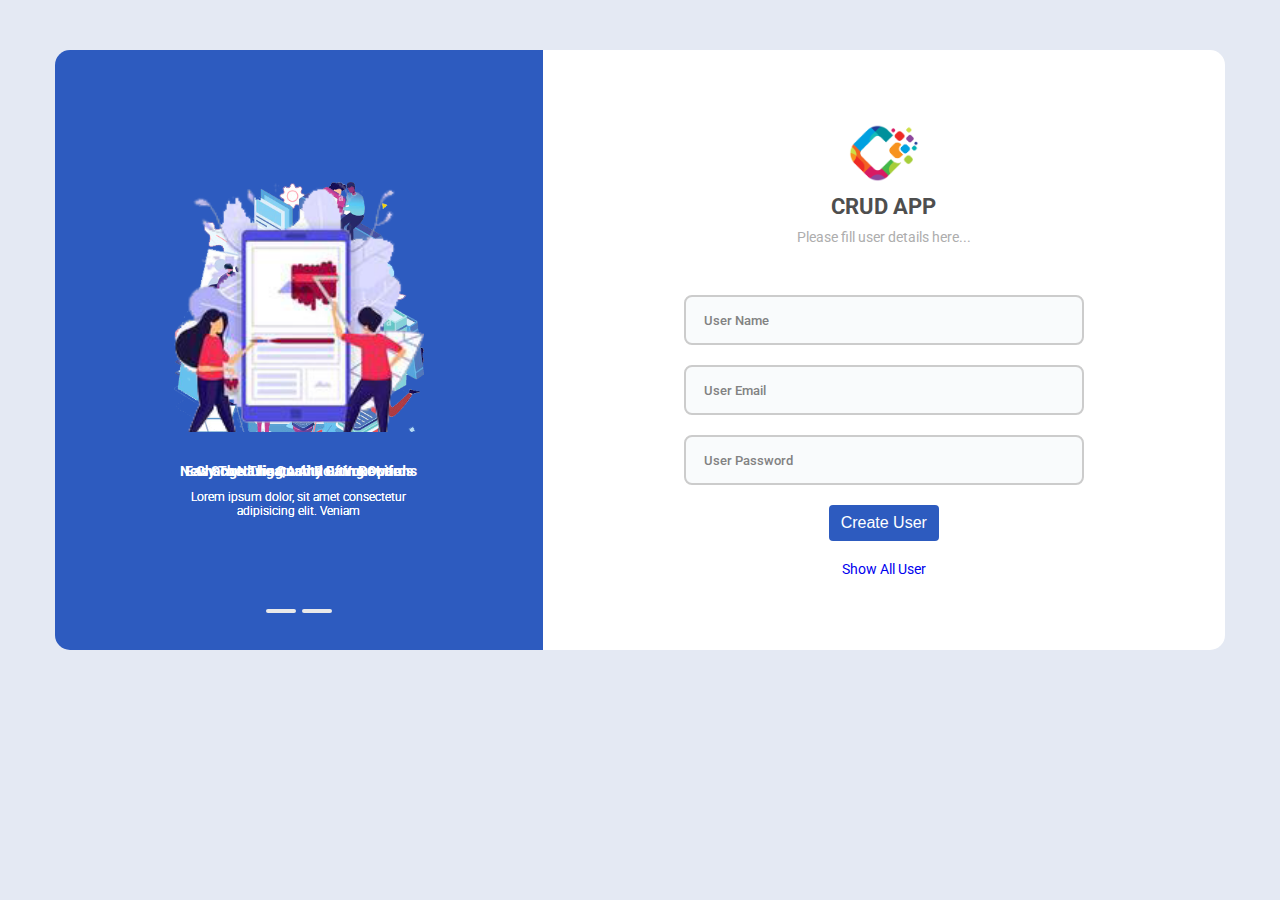
<file: crud-app-js/index.html>
<!DOCTYPE html>
<html lang="en">

<head>
  <meta charset="UTF-8" />
  <meta http-equiv="X-UA-Compatible" content="IE=edge" />
  <meta name="viewport" content="width=device-width, initial-scale=1.0" />
  <link
    href="https://fonts.googleapis.com/css2?family=Roboto:ital,wght@0,100;0,300;0,400;0,500;0,700;0,900;1,100;1,300;1,400;1,500;1,700;1,900&display=swap"
    rel="stylesheet" />
  <link href="https://cdnjs.cloudflare.com/ajax/libs/font-awesome/6.0.0/css/all.min.css" rel="stylesheet" />
  <link rel="stylesheet" href="style.css" />
  <title>CRUD Operation</title>
</head>

<body>
  <section class="main_container">
    <div class="container">
      <div class="row">
        <div class="col-lg-5 p-lg-0">
          <div class="slider">
            <div class="slide">
              <div class="img">
                <img src="imgs/img1.png" alt="" />
              </div>
              <h4>New Scheduling and routing options</h4>
              <p>
                Lorem ipsum dolor, sit amet consectetur adipisicing elit.
                Veniam
              </p>
            </div>
            <div class="slide">
              <div class="img">
                <img src="imgs/img2.png" alt="" />
              </div>
              <h4>change the quality of your life</h4>
              <p>
                Lorem ipsum dolor, sit amet consectetur adipisicing elit.
                Veniam
              </p>
            </div>
            <div class="slide">
              <div class="img">
                <img src="imgs/img3.png" alt="" />
              </div>
              <h4>Easy to navigate and earn rewards</h4>
              <p>
                Lorem ipsum dolor, sit amet consectetur adipisicing elit.
                Veniam
              </p>
            </div>
            <ul class="navUL">
              <li>
                <a href="javascript:;" onclick="prevSlide()"></a>
              </li>
              <li><a href="javascript:;" onclick="nextSlide()"></a></li>
            </ul>
          </div>
        </div>
        <div class="col-lg-7 p-lg-0">
          <div class="form_block">
            <div class="logo">
              <a href="index.html"><img src="imgs/logo.jpg" alt="" /></a>
            </div>
            <h1>CRUD APP</h1>
            <p>Please fill user details here...</p>
            <div class="form" id="formSignup">
              <div class="form-item" id="form-item-name"></div>
              <div class="form-item" id="form-item-email"></div>
              <div class="form-item" id="form-item-password"></div>
              <div class="btns">
                <button class="btn btn-primary" id="createUserBtn" onclick="submitUserData()">
                  Create User
                </button>
              </div>
              <button class="btn btn-danger" id="error-msg"></button>

              <p id="showUser" onclick="showUserList()"><a href="javascript:;">Show All User</a></p>
            </div>
          </div>
        </div>
      </div>
    </div>
  </section>

  <div class="modal fade" tabindex="-1" id="notification-modal">
    <div class="modal-dialog modal-dialog-centered">
      <div class="modal-content">
        <div class="tickImg">
          <img src="imgs/tick-inside-circle.png" alt="">
        </div>
        <h3>User Created</h3>
        <p>User account has been created!</p>
        <button type="button" class="btn btn-success" id="btn-done" onclick="showModal()">Done</button>
      </div>
    </div>
  </div>
  </div>
  <script src="custom.js"></script>
</body>

</html>
</file>
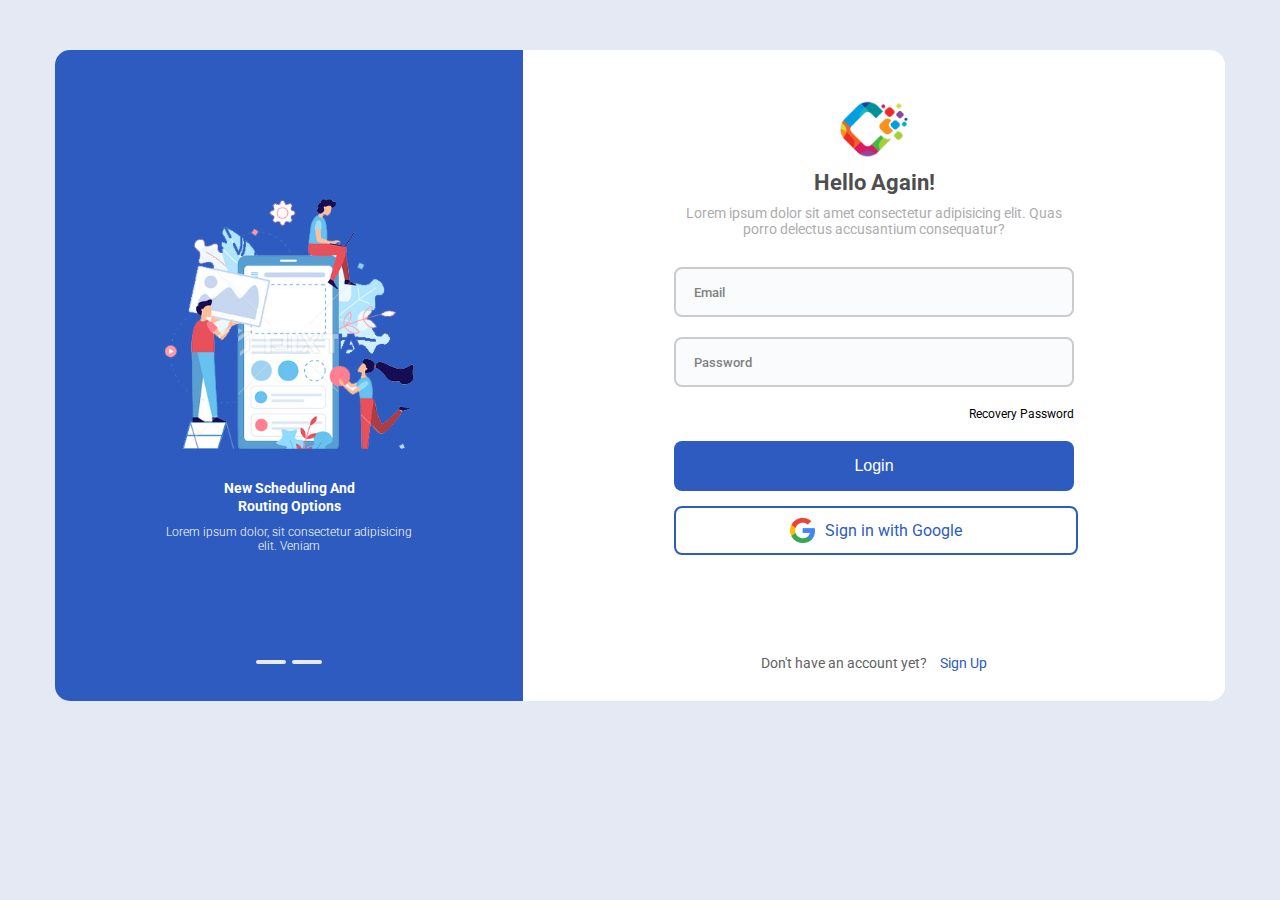
<file: validated-form-js/index.html>
<!DOCTYPE html>
<html lang="en">
  <head>
    <meta charset="UTF-8" />
    <meta http-equiv="X-UA-Compatible" content="IE=edge" />
    <meta name="viewport" content="width=device-width, initial-scale=1.0" />
    <link
      href="https://fonts.googleapis.com/css2?family=Roboto:ital,wght@0,100;0,300;0,400;0,500;0,700;0,900;1,100;1,300;1,400;1,500;1,700;1,900&display=swap"
      rel="stylesheet"
    />
    <link rel="stylesheet" href="style.css" />
    <title>Login Form</title> 
  </head>

  <body>
    <section class="main_container">
      <div class="container">
        <div class="row">
          <div class="col-40">
            <div class="slider">
              <div class="slide">
                <div class="img">
                  <img src="imgs/img1.png" alt="" />
                </div>
                <h4>New Scheduling and routing options</h4>
                <p>
                  Lorem ipsum dolor, sit consectetur adipisicing elit.
                  Veniam
                </p>
              </div>
              <div class="slide">
                <div class="img">
                  <img src="imgs/img2.png" alt="" />
                </div>
                <h4>change the quality of your life</h4>
                <p>
                  Lorem ipsum dolor, sit amet consectetur adipisicing elit.
                  Veniam dolor, sit
                </p>
              </div>
              <div class="slide">
                <div class="img">
                  <img src="imgs/img3.png" alt="" />
                </div>
                <h4>Easy to navigate and earn rewards</h4>
                <p>
                  Lorem ipsum dolor, sit amet adipisicing elit.
                  Veniam
                </p>
              </div>
              <ul class="navUL">
                <li>
                  <a href="javascript:;" onclick="prevSlide()"></a>
                </li>
                <li><a href="javascript:;" onclick="nextSlide()"></a></li>
              </ul>
            </div>
          </div>
          <div class="col-60">
            <div class="form_block">
              <div class="logo">
                <a href="index.html"><img src="imgs/logo.jpg" alt="" /></a>
              </div>
              <h1>Hello Again!</h1>
              <p>
                Lorem ipsum dolor sit amet consectetur adipisicing elit. Quas
                porro delectus accusantium consequatur?
              </p>
              <form action="" method="post">
                <div class="form form_login" id="formLogin">
                  <div class="form-item">
                    <input
                      type="text"
                      id="loginEmail"
                      autocomplete="off"
                      name="loginEmail"
                      required
                    />
                    <label for="loginEmail">Email</label>
                  </div>

                  <div class="form-item">
                    <input
                      type="password"
                      id="loginPassword"
                      autocomplete="off"
                      name="loginPassword"
                      required
                    />
                    <label for="loginPassword">Password</label>
                  </div>
                  <div class="password_recover">
                    <a href="javascript:;">Recovery Password</a>
                  </div>
                  <div class="btns">
                    <button
                      class="btn btn-submit"
                      id="btnLogin"
                      onclick="submitLoginForm()"
                    >
                      Login
                    </button>
                    <a
                      href="https://www.google.com/"
                      target="_blank"
                      class="btn btn-google"
                    >
                      <img src="imgs/google.png" alt="" />
                      <span>Sign in with Google</span>
                    </a>
                  </div>
                  <div class="not_signup">
                    <span>Don't have an account yet?</span>
                    <a href="register/index.html" id="loginBox">Sign Up</a>
                  </div>
                  <p class="error-msg" id="error-box"></p>
                </div>
              </form>
            </div>
          </div>
        </div>
      </div>
    </section>

    <!-- <div class="categories-section">
      <div class="bannImg">
        <img
          src="https://kaprabazar.com/wp-content/themes/adforest/images/bannImg.jpg"
          alt=""
        />
      </div>
      <div class="cate_block">
        <ul>
          <li>
            <div class="cate_box">
              <h2>Women's Clothing</h2>
              <a href="https://kaprabazar.com/ad_category/women-clothing/">
                <img
                  src="https://kaprabazar.com/wp-content/uploads/2022/09/WhatsApp-Image-2022-09-14-at-10.02.50-AM-488x600.jpeg"
                  alt=""
                />
              </a>
              <a
                href="https://kaprabazar.com/ad_category/women-clothing/"
                class="see-more"
              >
                See more
              </a>
            </div>
          </li>
          <li>
            <div class="cate_box">
              <h2>Men's Clothing</h2>
              <a href="https://kaprabazar.com/ad_category/men-clothing/">
                <img
                  src="https://kaprabazar.com/wp-content/uploads/2022/07/Gul-Ahmed-Men-Unstitched-Collection-Vol.-1-6-499x490.jpg"
                  alt=""
                />
              </a>
              <a
                href="https://kaprabazar.com/ad_category/men-clothing/"
                class="see-more"
              >
                See more
              </a>
            </div>
          </li>
          <li>
            <div class="cate_box">
              <h2>Kids & Babies</h2>
              <a href="https://kaprabazar.com/ad_category/kids-and-babies/">
                <img
                  src="https://kaprabazar.com/wp-content/uploads/2020/05/100045812_3255122844527290_7440369260737593344_n-450x600.jpg"
                  alt=""
                />
              </a>
              <a
                href="https://kaprabazar.com/ad_category/kids-and-babies/"
                class="see-more"
              >
                See more
              </a>
            </div>
          </li>
          <li>
            <div class="cate_box">
              <h2>Bags</h2>
              <a href="https://kaprabazar.com/ad_category/bags/">
                <img
                  src="https://kaprabazar.com/wp-content/uploads/2020/05/95291629_903705836738604_2480962672846176256_o-582x582.jpg"
                  alt=""
                />
              </a>
              <a
                href="https://kaprabazar.com/ad_category/bags/"
                class="see-more"
              >
                See more
              </a>
            </div>
          </li>
          <li>
            <div class="cate_box">
              <h2>Footwear</h2>
              <a href="https://kaprabazar.com/ad_category/footwear/">
                <img
                  src="https://kaprabazar.com/wp-content/uploads/2020/05/shoe-front-176x234.jpg"
                  alt=""
                />
              </a>
              <a
                href="https://kaprabazar.com/ad_category/footwear/"
                class="see-more"
              >
                See more
              </a>
            </div>
          </li>
          <li>
            <div class="cate_box">
              <h2>Jewellery</h2>
              <a href="https://kaprabazar.com/ad_category/jewellery/">
                <img
                  src="https://kaprabazar.com/wp-content/uploads/2020/07/110347985_149866130099009_3075569527396441170_n-482x600.jpg"
                  alt=""
                />
              </a>
              <a
                href="https://kaprabazar.com/ad_category/jewellery/"
                class="see-more"
              >
                See more
              </a>
            </div>
          </li>

          <li>
            <div class="cate_box">
              <h2>Bed Sheets</h2>
              <a href="https://kaprabazar.com/ad_category/bed-sheets/">
                <img
                  src="https://kaprabazar.com/wp-content/uploads/2020/06/82926148_577095299904645_7191022877657002899_n-499x374.jpg"
                  alt=""
                />
              </a>
              <a
                href="https://kaprabazar.com/ad_category/bed-sheets/"
                class="see-more"
              >
                See more
              </a>
            </div>
          </li>
          <li>
            <div class="cate_box all-categories">
              <h2>All Categories</h2>
              <a href="https://kaprabazar.com/search-results/">
                <img
                  src="https://kaprabazar.com/wp-content/uploads/2020/10/118285426_597849050891796_190559990916026771_n-450x600.jpg"
                  alt=""
                />
              </a>
              <a
                href="https://kaprabazar.com/search-results/"
                class="see-more"
              >
                See more
              </a>
            </div>
          </li>
        </ul>
      </div>
    </div> -->

    <script src="custom.js"></script>
  </body>
</html>
</file>
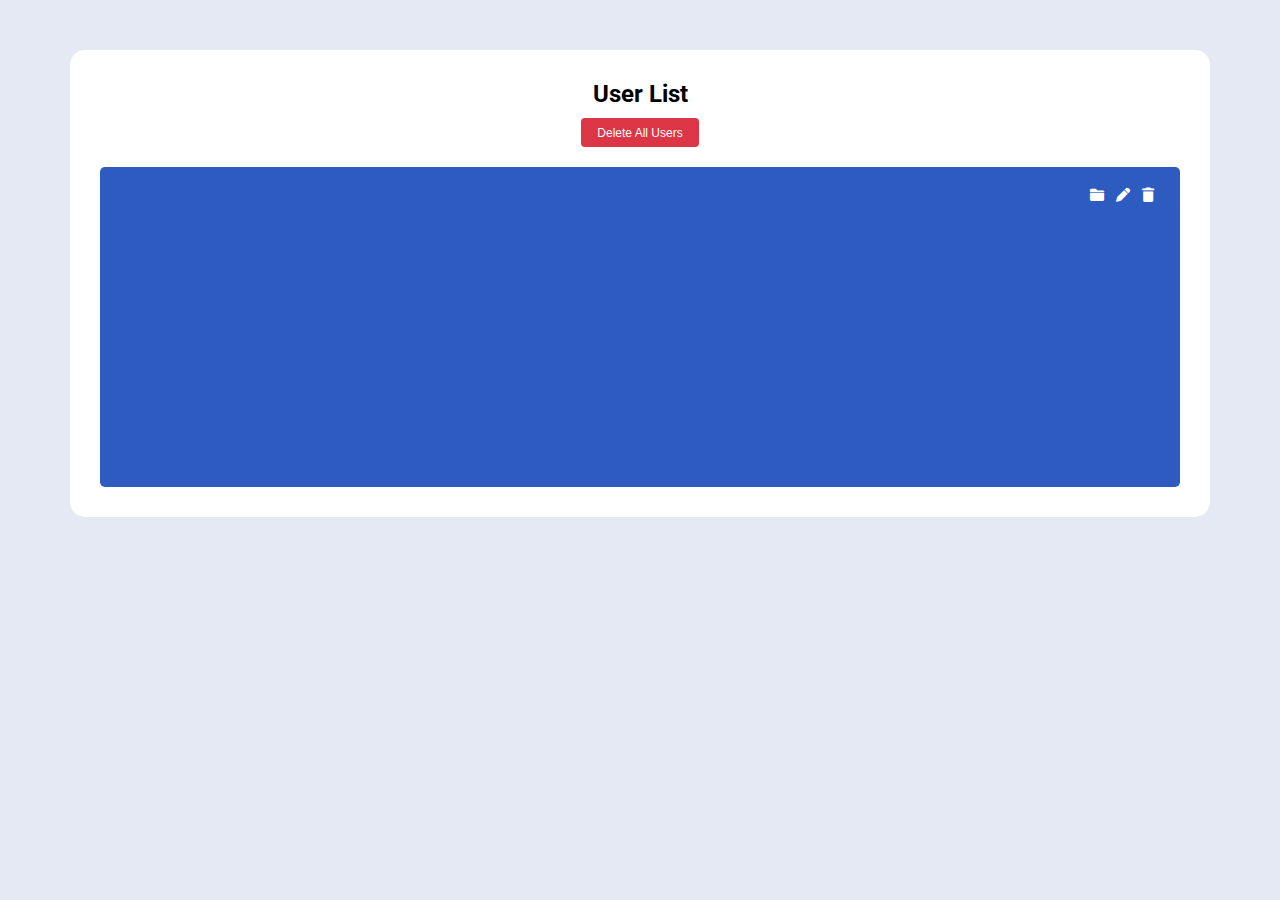
<file: crud-app-js/user-lists/index.html>
<!DOCTYPE html>
<html lang="en">
  <head>
    <meta charset="UTF-8" />
    <meta http-equiv="X-UA-Compatible" content="IE=edge" />
    <meta name="viewport" content="width=device-width, initial-scale=1.0" />
    <link
      href="https://fonts.googleapis.com/css2?family=Roboto:ital,wght@0,100;0,300;0,400;0,500;0,700;0,900;1,100;1,300;1,400;1,500;1,700;1,900&display=swap"
      rel="stylesheet"
    />
    <link
      href="https://cdnjs.cloudflare.com/ajax/libs/font-awesome/6.0.0/css/all.min.css"
      rel="stylesheet"
    />
    <link rel="stylesheet" href="../style.css" />
    <title>CRUD Operation</title>
  </head>

  <body>
    <section class="main_container">
      <div class="container">
        <div class="userData">
          <h3>User List</h3>
          <button class="btn btn-danger btn-sm" id="deleteUser" onclick="deleteAllUser()">
            Delete All Users
          </button>

          <div class="dataList">
            <div class="list-item" id="data-list">
              <h4 id="title"></h4>
              <div class="list-icons">
                <a href="javascript:;" id="folder" onclick="folderModal()"><i class="fa-solid fa-folder"></i></a>
                <a href="javascript:;" id="edit" onclick="updateUser()"><i class="fa-solid fa-pen"></i></a>
                <a href="javascript:;" id="delete" onclick="deleteModal(this)"><i class="fa-solid fa-trash"></i></a>
              </div> 
            </div>
          </div>
        </div>
      </div>
    </section>

 


    <div class="modal fade" tabindex="-1" id="data-modal">
      <div class="modal-dialog modal-dialog-centered">
        <div class="modal-content" id="modal-content"></div>
      </div>
    </div>
    <script src="custom.js"></script>
  </body>
</html>
</file>
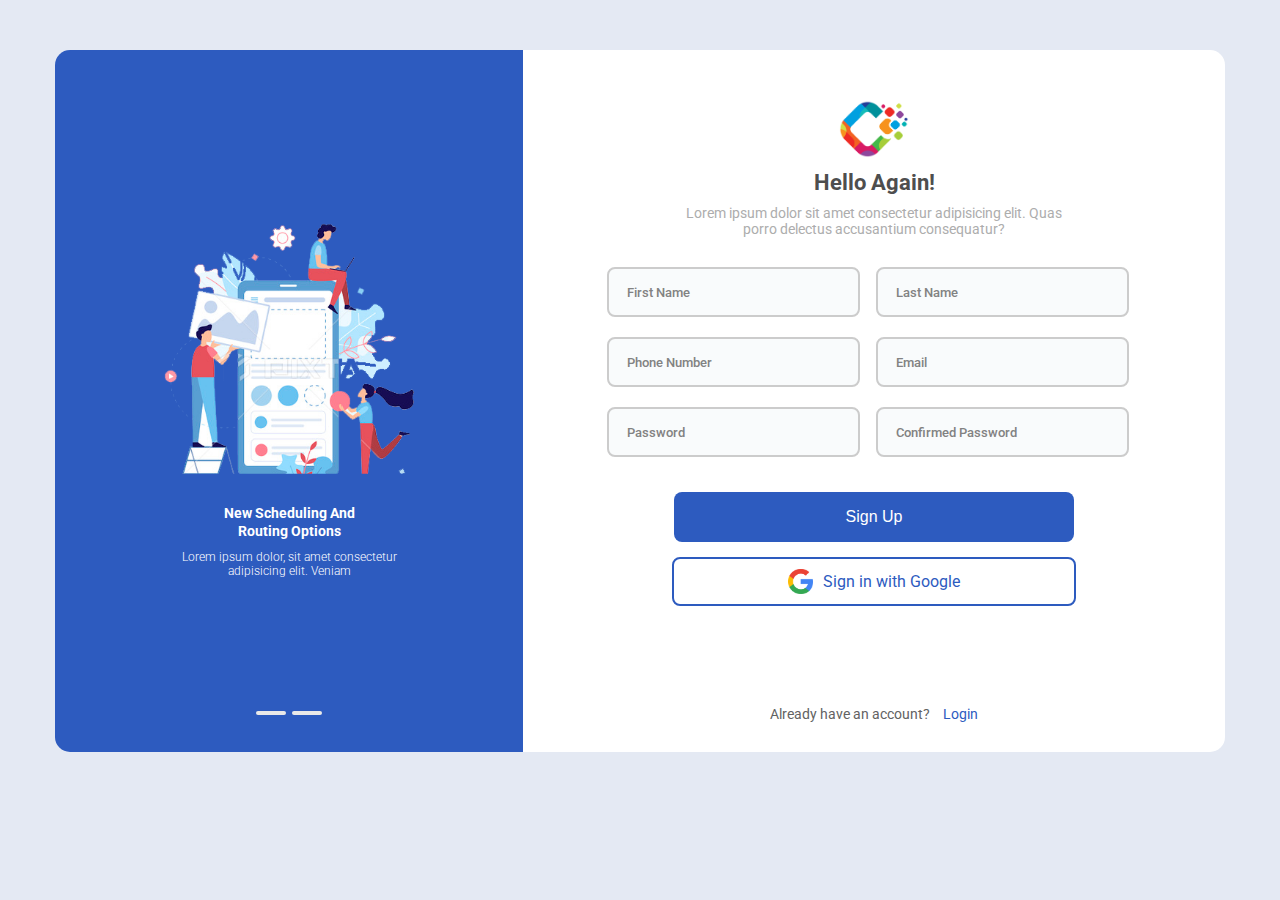
<file: validated-form-js/register/index.html>
<!DOCTYPE html>
<html lang="en">
  <head>
    <meta charset="UTF-8" />
    <meta http-equiv="X-UA-Compatible" content="IE=edge" />
    <meta name="viewport" content="width=device-width, initial-scale=1.0" />
    <link
      href="https://fonts.googleapis.com/css2?family=Roboto:ital,wght@0,100;0,300;0,400;0,500;0,700;0,900;1,100;1,300;1,400;1,500;1,700;1,900&display=swap"
      rel="stylesheet"
    />
    <link rel="stylesheet" href="../style.css" />
    <title>Register Form</title>
  </head>

  <body>
    <section class="main_container">
      <div class="container">
        <div class="row">
          <div class="col-40">
            <div class="slider">
              <div class="slide">
                <div class="img">
                  <img src="../imgs/img1.png" alt="" />
                </div>
                <h4>New Scheduling and routing options</h4>
                <p>
                  Lorem ipsum dolor, sit amet consectetur adipisicing elit.
                  Veniam
                </p>
              </div>
              <div class="slide">
                <div class="img">
                  <img src="../imgs/img2.png" alt="" />
                </div>
                <h4>change the quality of your life</h4>
                <p>
                  Lorem ipsum dolor, sit amet consectetur adipisicing elit.
                  Veniam
                </p>
              </div>
              <div class="slide">
                <div class="img">
                  <img src="../imgs/img3.png" alt="" />
                </div>
                <h4>Easy to navigate and earn rewards</h4>
                <p>
                  Lorem ipsum dolor, sit amet consectetur adipisicing elit.
                  Veniam
                </p>
              </div>
              <ul class="navUL">
                <li>
                  <a href="javascript:;" onclick="prevSlide()"></a>
                </li>
                <li><a href="javascript:;" onclick="nextSlide()"></a></li>
              </ul>
            </div>
          </div>
          <div class="col-60">
            <div class="form_block">
              <div class="logo">
                <a href="../index.html"
                  ><img src="../imgs/logo.jpg" alt=""
                /></a>
              </div>
              <h1>Hello Again!</h1>
              <p>
                Lorem ipsum dolor sit amet consectetur adipisicing elit. Quas
                porro delectus accusantium consequatur?
              </p>
              <form>
                <div class="form form_signup" id="formSignup">
                  <div class="row">
                    <div class="col-50">
                      <div class="form-item">
                        <input
                          type="text"
                          id="firstName"
                          autocomplete="off"
                          name="fName"
                          required
                        />
                        <label for="firstName">First Name</label>
                      </div>
                    </div>
                    <div class="col-50">
                      <div class="form-item">
                        <input
                          type="text"
                          id="lastName"
                          autocomplete="off"
                          name="lName"
                          required
                        />
                        <label for="lastName">Last Name</label>
                      </div>
                    </div>
                    <div class="col-50">
                      <div class="form-item">
                        <input
                          type="tel"
                          autocomplete="tel"
                          maxlength="14"
                          id="phoneNumber"
                          pattern="[(][0-9]{3}[)] [0-9]{3}-[0-9]{4}"
                          name="phoneNumber"
                          required
                        />
                        <label for="phoneNumber">Phone Number</label>
                      </div>
                    </div>
                    <div class="col-50">
                      <div class="form-item">
                        <input
                          type="text"
                          id="email"
                          autocomplete="off"
                          name="email"
                          required
                        />
                        <label for="email">Email</label>
                      </div>
                    </div>
                    <div class="col-50">
                      <div class="form-item">
                        <input
                          type="password"
                          id="userPassword"
                          autocomplete="off"
                          name="userPassword"
                          required
                        />
                        <label for="userPassword">Password</label>
                      </div>
                    </div>
                    <div class="col-50">
                      <div class="form-item">
                        <input
                          type="password"
                          id="confirmPassword"
                          autocomplete="off"
                          name="password"
                          required
                        />
                        <label for="confirmPassword">Confirmed Password</label>
                      </div>
                    </div>
                  </div>
                  <div class="btns">
                    <button
                      class="btn btn-submit"
                      id="btnSignUp"
                      onclick="submitSignUpForm()"
                    >
                      Sign Up
                    </button>
                    <a
                      href="https://www.google.com/"
                      target="_blank"
                      class="btn btn-google"
                    >
                      <img src="../imgs/google.png" alt="" />
                      <span>Sign in with Google</span>
                    </a>
                  </div>
                  <div class="not_signup">
                    <span>Already have an account?</span>
                    <a href="../index.html" id="signUpBox">Login</a>
                  </div>
                  <p class="error-msg" id="error-box"></p>
                </div>
              </form>
            </div>
          </div>
        </div>
      </div>
    </section>

    <script src="../custom.js"></script>

    <script>
      // Phone Number Format
      document
        .getElementById("phoneNumber")
        .addEventListener("input", function (e) {
          var x = e.target.value
            .replace(/\D/g, "")
            .match(/(\d{0,3})(\d{0,3})(\d{0,4})/);
          e.target.value = !x[2]
            ? x[1]
            : "(" + x[1] + ") " + x[2] + (x[3] ? "-" + x[3] : "");
        });
    </script>
  </body>
</html>
</file>
<file: crud-app-js/style.css>
body {
  box-sizing: border-box;
  margin: 0;
  font-size: 14px;
  font-weight: 400;
  font-family: "Roboto", sans-serif;
  background: #e4e9f3;
  padding: 50px 0;
}

.main_container {
  border-radius: 15px;
  overflow: hidden;
  max-width: 1170px;
  margin: 0 auto;
}

.slider {
  background: #2d5bbf;
  color: #fff;
  text-align: center;
  height: 100%;
  width: 100%;
  position: relative;
  overflow: hidden;
}

.slide {
  position: absolute;
  top: 50%;
  transform: translateY(-50%);
  transition: 1s all ease-in-out;
  width: 100%;
}

.img {
  width: 250px;
  height: 250px;
  overflow: hidden;
  margin: 0 auto;
}

.img img {
  width: 100%;
  object-fit: cover;
}

.slider h4 {
  margin: 30px auto 0;
  max-width: calc(100% - 180px);
  line-height: 1.3;
  text-transform: capitalize;
}

.slider p {
  margin: 10px auto 0;
  max-width: 250px;
  font-weight: 300;
  font-size: 12px;
}

.navUL {
  position: absolute;
  bottom: 20px;
  display: flex;
  align-items: center;
  justify-content: center;
  width: 100%;
  list-style: none;
  padding: 0;
}

ul.navUL li a {
  display: block;
  padding: 2px 15px;
  background: #e9e9e9;
  margin: 3px;
  border-radius: 10px;
  text-decoration: none;
}

.form_block {
  background: #fff;
  height: 100%;
  text-align: center;
  display: flex;
  flex-direction: column;
  justify-content: center;
  min-height: 600px;
}

.logo {
  width: 70px;
  overflow: hidden;
  height: 70px;
  margin: 0 auto;
  /* padding-top: 50px; */
}

.logo img {
  width: 100%;
  object-fit: cover;
}

.form_block h1 {
  color: #4e4e4e;
  font-size: 22px;
  margin: 0;
}

.form_block p {
  color: #adadad;
  font-size: 14px;
  margin: 10px auto 50px;
  max-width: 400px;
}

.form {
  min-width: 400px;
  margin: 0px auto;
}

.form-item {
  position: relative;
  margin-bottom: 20px;
}

.form-item input {
  display: block;
  width: 100%;
  height: 50px;
  background: #f9fbfc;
  border: solid 2px #ccc;
  transition: all 0.3s ease;
  padding: 0 15px;
  border-radius: 8px;
  box-sizing: border-box;
  color: #292929;
  font-size: 15px;
  outline: 0 !important;
}

.form-item input::placeholder {
  color: #292929 !important;
}

.form-item input:focus {
  border-color: #2d5bbf;
  background: transparent;
}

.form-item.active input:valid {
  background: transparent !important;
}

.form-item label {
  position: absolute;
  cursor: text;
  z-index: 2;
  top: 50%;
  transform: translateY(-50%);
  left: 10px;
  font-size: 13px;
  font-weight: 500;
  background: transparent;
  padding: 0 10px;
  color: #828282;
  transition: all 0.3s ease;
  text-transform: capitalize;
}

.form-item input:focus + label,
.form-item.active label {
  font-size: 12px;
  background: #fff;
  top: 0px;
  color: #2d5bbf;
}

.form-item.active input + label {
  color: #828282;
}

.form-item.active input:focus + label {
  color: #2d5bbf;
}

.btn {
  display: inline-block;
  font-weight: 400;
  text-align: center;
  white-space: nowrap;
  vertical-align: middle;
  -webkit-user-select: none;
  -moz-user-select: none;
  -ms-user-select: none;
  user-select: none;
  border: 0;
  padding: 0.375rem 0.75rem;
  font-size: 1rem;
  line-height: 1.5;
  cursor: pointer;
  color: #fff;
  border-radius: 0.25rem;
  transition: color 0.15s ease-in-out, background-color 0.15s ease-in-out,
    border-color 0.15s ease-in-out, box-shadow 0.15s ease-in-out;
}

/* #updateUserBtn {
  opacity: 0.65;
  pointer-events: none;
} */

.btn-primary {
  background: #2d5bbf;
  display: block;
  margin: 15px auto 0;
}

.btn-primary:hover {
  background-color: #0069d9;
}

.btn-danger {
  background-color: #dc3545;
  margin: 30px auto 0;
  display: none;
}

.btn-danger:hover {
  background-color: #c82333;
}

.btn-success {
  background-color: #28a745;
}

.btn-success:hover {
  background-color: #218838;
}

.btn-secondary {
  background-color: #6c757d;
}

.btn-secondary:hover {
  background-color: #5a6268;
}

.btn-warning {
  background-color: #ffc107;
}

.btn-warning:hover {
  background-color: #e0a800;
}

.btn-sm {
  padding: 0.375rem 1rem 0.3125rem;
  font-size: 0.75rem;
  line-height: 1.5;
}

p#showUser {
  margin: 20px 0 0;
}

p#showUser a {
  display: block;
  text-decoration: none;
}

.userData {
  text-align: center;
  background: #fff;
  border-radius: 15px;
  padding: 30px;
}

.userData h3 {
  font-size: 24px;
  margin: 0;
}

.userData .btn-danger {
  display: block;
  margin-top: 10px;
}

.dataList {
  background: #2d5bbf;
  color: #fff;
  padding: 10px 20px;
  border-radius: 5px;
  margin-top: 20px;
  min-height: 300px;
}

.list-item {
  display: flex;
  justify-content: space-between;
  align-items: center;
  margin: 10px 0;
  border-bottom: 1px solid rgb(255 255 255 / 30%);
  padding-bottom: 10px;
}

.list-item:last-child {
  padding-bottom: 0;
  border: 0;
}

.list-item h4 {
  margin: 0;
  font-size: 16px;
  font-weight: 500;
  text-transform: capitalize;
}

.list-icons {
  display: flex;
}

.list-icons a {
  display: block;
  margin: 0 6px;
  color: #fff;
}

.container {
  width: 100%;
  padding-right: 15px;
  padding-left: 15px;
  margin-right: auto;
  margin-left: auto;
}

.row {
  display: -webkit-box;
  display: -ms-flexbox;
  display: flex;
  -ms-flex-wrap: wrap;
  flex-wrap: wrap;
  margin-right: -15px;
  margin-left: -15px;
}

.p-0 {
  padding: 0 !important;
}

/*MODAL STYLING*/
.modal {
  position: fixed;
  top: 0;
  right: 0;
  bottom: 0;
  left: 0;
  z-index: 1072;
  display: none;
  overflow: hidden;
  outline: 0;
}

.modal-open .modal {
  overflow-x: hidden;
  overflow-y: auto;
}

.fade {
  opacity: 0;
  transition: opacity 0.15s linear;
}

.fade.show {
  opacity: 1;
}

.modal-dialog {
  position: relative;
  width: auto;
  margin: 0.5rem;
}

.modal-dialog-centered {
  display: -webkit-box;
  display: -ms-flexbox;
  display: flex;
  -webkit-box-align: center;
  -ms-flex-align: center;
  align-items: center;
  min-height: calc(100% - (0.5rem * 2));
}

.modal.fade .modal-dialog {
  transition: -webkit-transform 0.3s ease-out;
  transition: transform 0.3s ease-out;
  transition: transform 0.3s ease-out, -webkit-transform 0.3s ease-out;
  -webkit-transform: translate(0, -25%);
  transform: translate(0, -25%);
}

.modal.show .modal-dialog {
  -webkit-transform: translate(0, 0);
  transform: translate(0, 0);
}

.modal-backdrop {
  position: fixed;
  top: 0;
  right: 0;
  bottom: 0;
  left: 0;
  z-index: 1071;
  background-color: #000;
}

.modal-backdrop.fade {
  opacity: 0;
}

.modal-backdrop.show {
  opacity: 0.5;
}

.modal-content {
  position: relative;
  width: 100%;
  background-color: #fff;
  border-radius: 10px;
  padding: 50px 30px;
  text-align: center;
}

.tickImg img {
  width: 100%;
}
.tickImg {
  width: 60px;
  margin: 0 auto 20px;
}

.modal-content h3 {
  margin: 0;
  font-size: 24px;
}

.modal-content p {
  margin: 10px 0 30px;
  font-size: 15px;
  opacity: 0.7;
}

.form-edit {
  margin: -50px -30px;
}

.form-edit h5 {
  font-size: 18px;
  text-align: left;
  padding: 15px;
  border-bottom: 1px solid #ccc;
  margin: 0;
  font-weight: 500;
}

.modal_body {
  padding: 20px 15px;
}

.modal_body h6 {
  font-size: 14px;
  margin: 0 0 5px;
  text-align: left;
  font-weight: 400;
}

.modal_body p {
  margin: 0 0 20px;
  text-align: left;
}

.modal_body p b {
  padding-left: 10px;
}

.modal_body p b:first-child {
  padding: 0;
}

input.formUpdate {
  display: block;
  margin-bottom: 20px;
  border-radius: 0;
  padding: 0;
  height: 30px;
  border: 0;
  border-bottom: 1px solid;
  width: 100%;
  outline: 0 !important;
}

.form-footer {
  padding: 10px 0 0;
  text-align: right;
}

/*RESPONSIVE START*/

@media (min-width: 576px) {
  .container {
    max-width: 540px;
  }

  .modal-dialog {
    max-width: 500px;
    margin: 1.75rem auto;
  }

  .modal-dialog-centered {
    min-height: calc(100% - (1.75rem * 2));
  }
}
@media (min-width: 768px) {
  .container {
    max-width: 720px;
  }
}

@media (min-width: 992px) {
  .container {
    max-width: 960px;
  }
  .col-lg-5 {
    -webkit-box-flex: 0;
    -ms-flex: 0 0 41.666667%;
    flex: 0 0 41.666667%;
    max-width: 41.666667%;
  }

  .col-lg-7 {
    -webkit-box-flex: 0;
    -ms-flex: 0 0 58.333333%;
    flex: 0 0 58.333333%;
    max-width: 58.333333%;
  }
}

@media (min-width: 1200px) {
  .container {
    max-width: 1140px;
  }
}
</file>
<file: validated-form-js/style.css>
body {
  box-sizing: border-box;
  margin: 0;
  font-size: 14px;
  font-weight: 400;
  font-family: "Roboto", sans-serif;
  background: #e4e9f3;
  padding: 50px 0;
}

.main_container {
  border-radius: 15px;
  overflow: hidden;
  max-width: 1170px;
  margin: 0 auto;
}

.row {
  display: flex;
  flex-wrap: nowrap;
}

.col-40 {
  flex: 0 0 40%;
}

.col-60 {
  flex: 0 0 60%;
}

.slider {
  background: #2d5bbf;
  color: #fff;
  text-align: center;
  height: 100%;
  width: 100%;
  position: relative;
  overflow: hidden;
}

.slide {
  position: absolute;
  top: 50%;
  transform: translateY(-50%);
  transition: 1s all ease-in-out;
  width: 100%;
}

.img {
  width: 250px;
  height: 250px;
  overflow: hidden;
  margin: 0 auto;
}

.img img {
  width: 100%;
  object-fit: cover;
}

.slider h4 {
  margin: 30px auto 0;
  max-width: 150px;
  line-height: 1.3;
  text-transform: capitalize;
}

.slider p {
  margin: 10px auto 0;
  max-width: 250px;
  font-weight: 300;
  font-size: 12px;
}

.navUL {
  position: absolute;
  bottom: 20px;
  display: flex;
  align-items: center;
  justify-content: center;
  width: 100%;
  list-style: none;
  padding: 0;
}

ul.navUL li a {
  display: block;
  padding: 2px 15px;
  background: #e9e9e9;
  margin: 3px;
  border-radius: 10px;
  text-decoration: none;
}

.form_block {
  background: #fff;
  height: 100%;
  text-align: center;
}

.logo {
  width: 70px;
  overflow: hidden;
  height: 70px;
  margin: 0 auto;
  padding-top: 50px;
}

.logo img {
  width: 100%;
  object-fit: cover;
}

.form_block h1 {
  color: #4e4e4e;
  font-size: 22px;
  margin: 0;
}

.form_block p {
  color: #adadad;
  font-size: 14px;
  margin: 10px auto;
  max-width: 400px;
}

.form {
  max-width: 400px;
  margin: 30px auto;
}

.form-item {
  position: relative;
  margin-bottom: 20px;
}

.form-item span {
  position: absolute;
  top: 50%;
  transform: translateY(-50%);
  color: red;
  font-size: 12px;
  right: 10px;
}

.form-item input {
  display: block;
  width: 100%;
  height: 50px;
  background: #f9fbfc;
  border: solid 2px #ccc;
  transition: all 0.3s ease;
  padding: 0 15px;
  border-radius: 8px;
  box-sizing: border-box;
  color: #292929;
  font-size: 15px;
}

.form-item input::placeholder {
  color: #292929 !important;
}

.form-item input:focus {
  border-color: #2d5bbf;
  outline: #2d5bbf;
  background: transparent;
}

/* .form-item input:valid {
    border-color: #00fab6;
    outline: #00fab6;
    background: transparent;
} */

.form-item label {
  position: absolute;
  cursor: text;
  z-index: 2;
  top: 50%;
  transform: translateY(-50%);
  left: 10px;
  font-size: 13px;
  font-weight: 500;
  background: transparent;
  padding: 0 10px;
  color: #828282;
  transition: all 0.3s ease;
}

.form-item input:focus + label,
.form-item input:valid + label {
  font-size: 12px;
  background: #fff;
  top: 0px;
  color: #2d5bbf;
}

/* .form-item input:valid + label {
    color: #00fab6;
} */

.password_recover {
  text-align: right;
  margin-bottom: 20px;
}

.password_recover a {
  display: block;
  font-size: 12px;
  text-decoration: none;
  color: #000;
  transition: 0.3s all ease-in-out;
}

.password_recover a:hover {
  color: #2d5bbf;
}

.btn {
  background: #2d5bbf;
  width: 100%;
  height: 50px;
  border-radius: 8px;
  border: 0;
  color: #fff;
  font-size: 16px;
  cursor: pointer;
  display: block;
  max-width: 400px;
  margin: 15px auto;
}

.btn-google {
  background: transparent;
  border: 2px solid #2d5bbf;
  text-decoration: none;
  color: #2d5bbf;
  display: flex;
  align-items: center;
  justify-content: center;
  height: 45px;
}

.btn-google img {
  width: 25px;
  margin-right: 10px;
}

.not_signup {
  margin-top: 100px;
}

.not_signup span {
  color: #626262;
  margin-right: 10px;
}

.not_signup a {
  text-decoration: none;
  color: #2d5bbf;
}

.not_signup a:hover {
  text-decoration: underline;
}

.form.form_signup {
  max-width: 550px;
}

.form .row {
  flex-wrap: wrap;
}

.col-50 {
  flex: 0 0 46%;
  margin: 0 8px;
}

.error-msg {
  padding: 10px;
  background: rgb(255 0 0 / 16%);
  border-radius: 6px;
  margin-top: 30px !important;
  display: none;
  color: #f00 !important;
}
</file>
